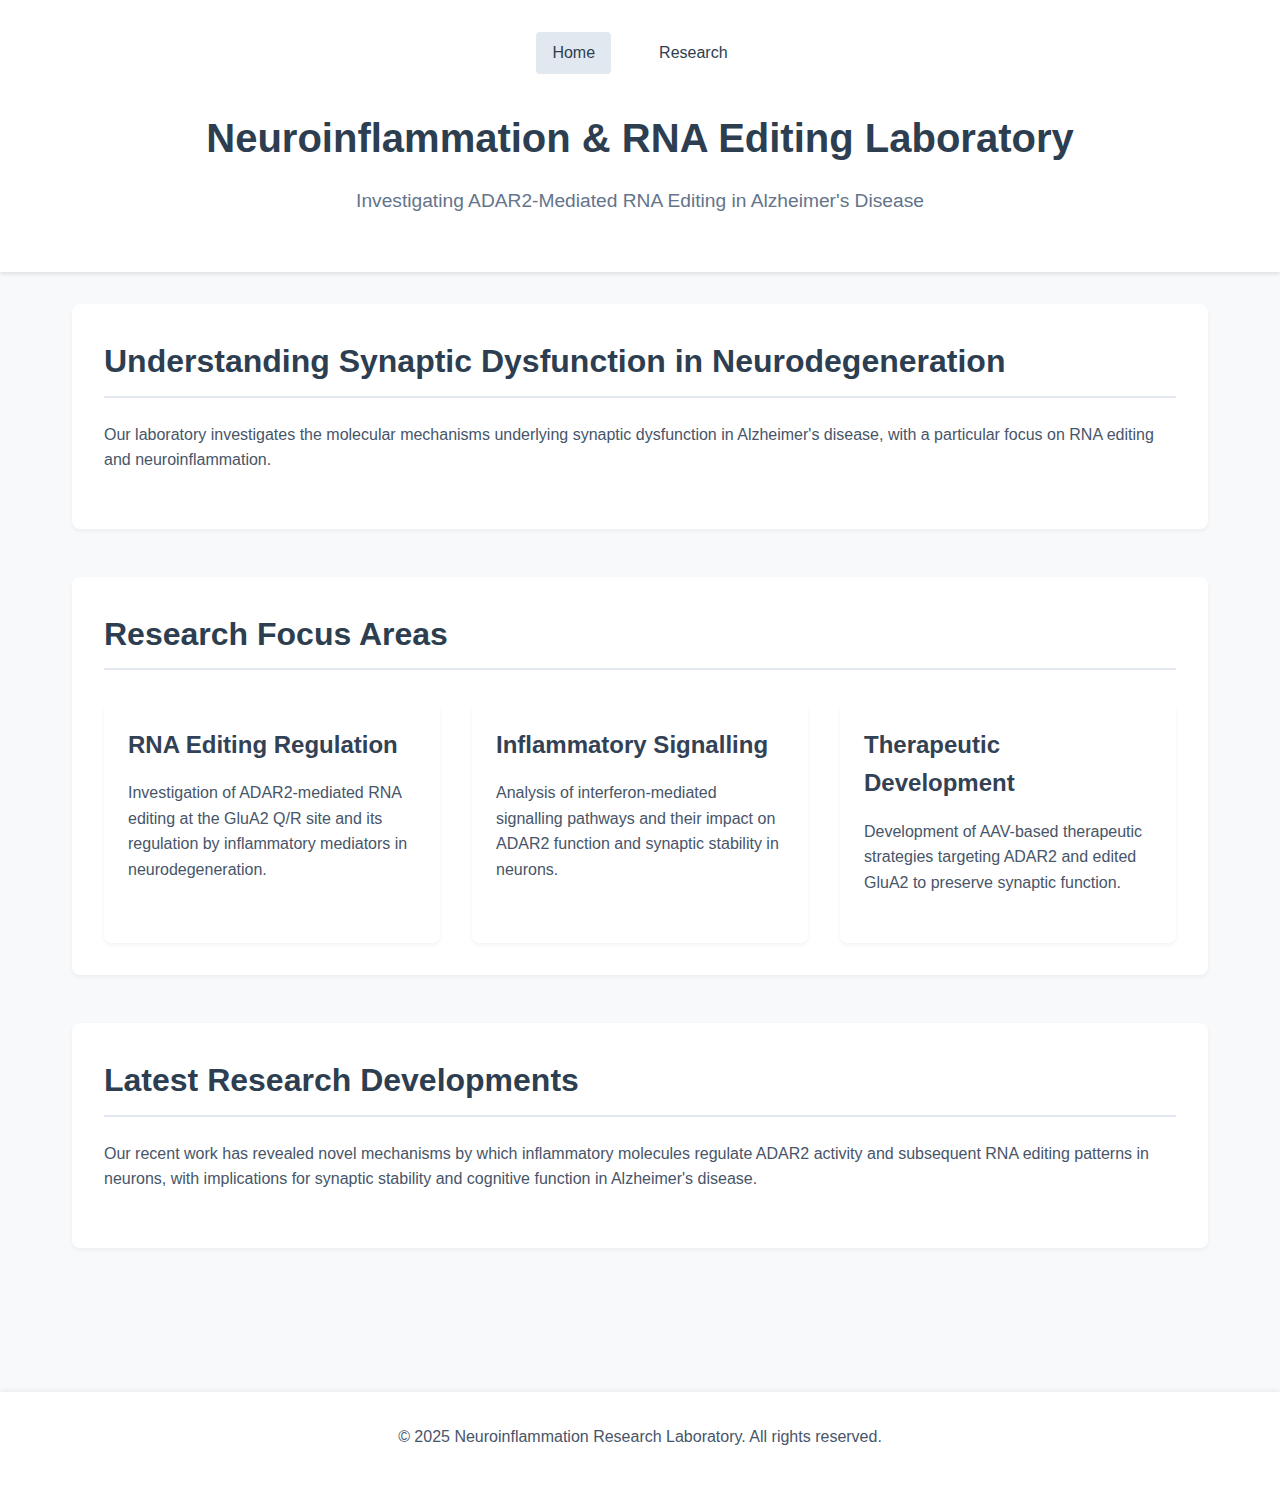
<file: index.html>
<!DOCTYPE html>
<html lang="en">
<head>
    <meta charset="UTF-8">
    <meta name="viewport" content="width=device-width, initial-scale=1.0">
    <meta name="description" content="Research on RNA editing and synaptic function in Alzheimer's disease">
    <title>Neuroinflammation Research Laboratory</title>
    <link rel="stylesheet" href="style.css">
</head>
<body>
    <header>
        <nav>
            <a href="index.html" class="active">Home</a>
            <a href="about.html">Research</a>
        </nav>
        <h1>Neuroinflammation & RNA Editing Laboratory</h1>
        <p class="subtitle">Investigating ADAR2-Mediated RNA Editing in Alzheimer's Disease</p>
    </header>

    <main>
        <section class="hero">
            <h2>Understanding Synaptic Dysfunction in Neurodegeneration</h2>
            <p>Our laboratory investigates the molecular mechanisms underlying synaptic dysfunction in Alzheimer's disease, with a particular focus on RNA editing and neuroinflammation.</p>
        </section>

        <section class="research-highlights">
            <h2>Research Focus Areas</h2>
            
            <div class="card-container">
                <div class="card">
                    <h3>RNA Editing Regulation</h3>
                    <p>Investigation of ADAR2-mediated RNA editing at the GluA2 Q/R site and its regulation by inflammatory mediators in neurodegeneration.</p>
                </div>

                <div class="card">
                    <h3>Inflammatory Signalling</h3>
                    <p>Analysis of interferon-mediated signalling pathways and their impact on ADAR2 function and synaptic stability in neurons.</p>
                </div>

                <div class="card">
                    <h3>Therapeutic Development</h3>
                    <p>Development of AAV-based therapeutic strategies targeting ADAR2 and edited GluA2 to preserve synaptic function.</p>
                </div>
            </div>
        </section>

        <section class="latest-findings">
            <h2>Latest Research Developments</h2>
            <p>Our recent work has revealed novel mechanisms by which inflammatory molecules regulate ADAR2 activity and subsequent RNA editing patterns in neurons, with implications for synaptic stability and cognitive function in Alzheimer's disease.</p>
        </section>
    </main>

    <footer>
        <p>&copy; 2025 Neuroinflammation Research Laboratory. All rights reserved.</p>
    </footer>
</body>
</html>
</file>
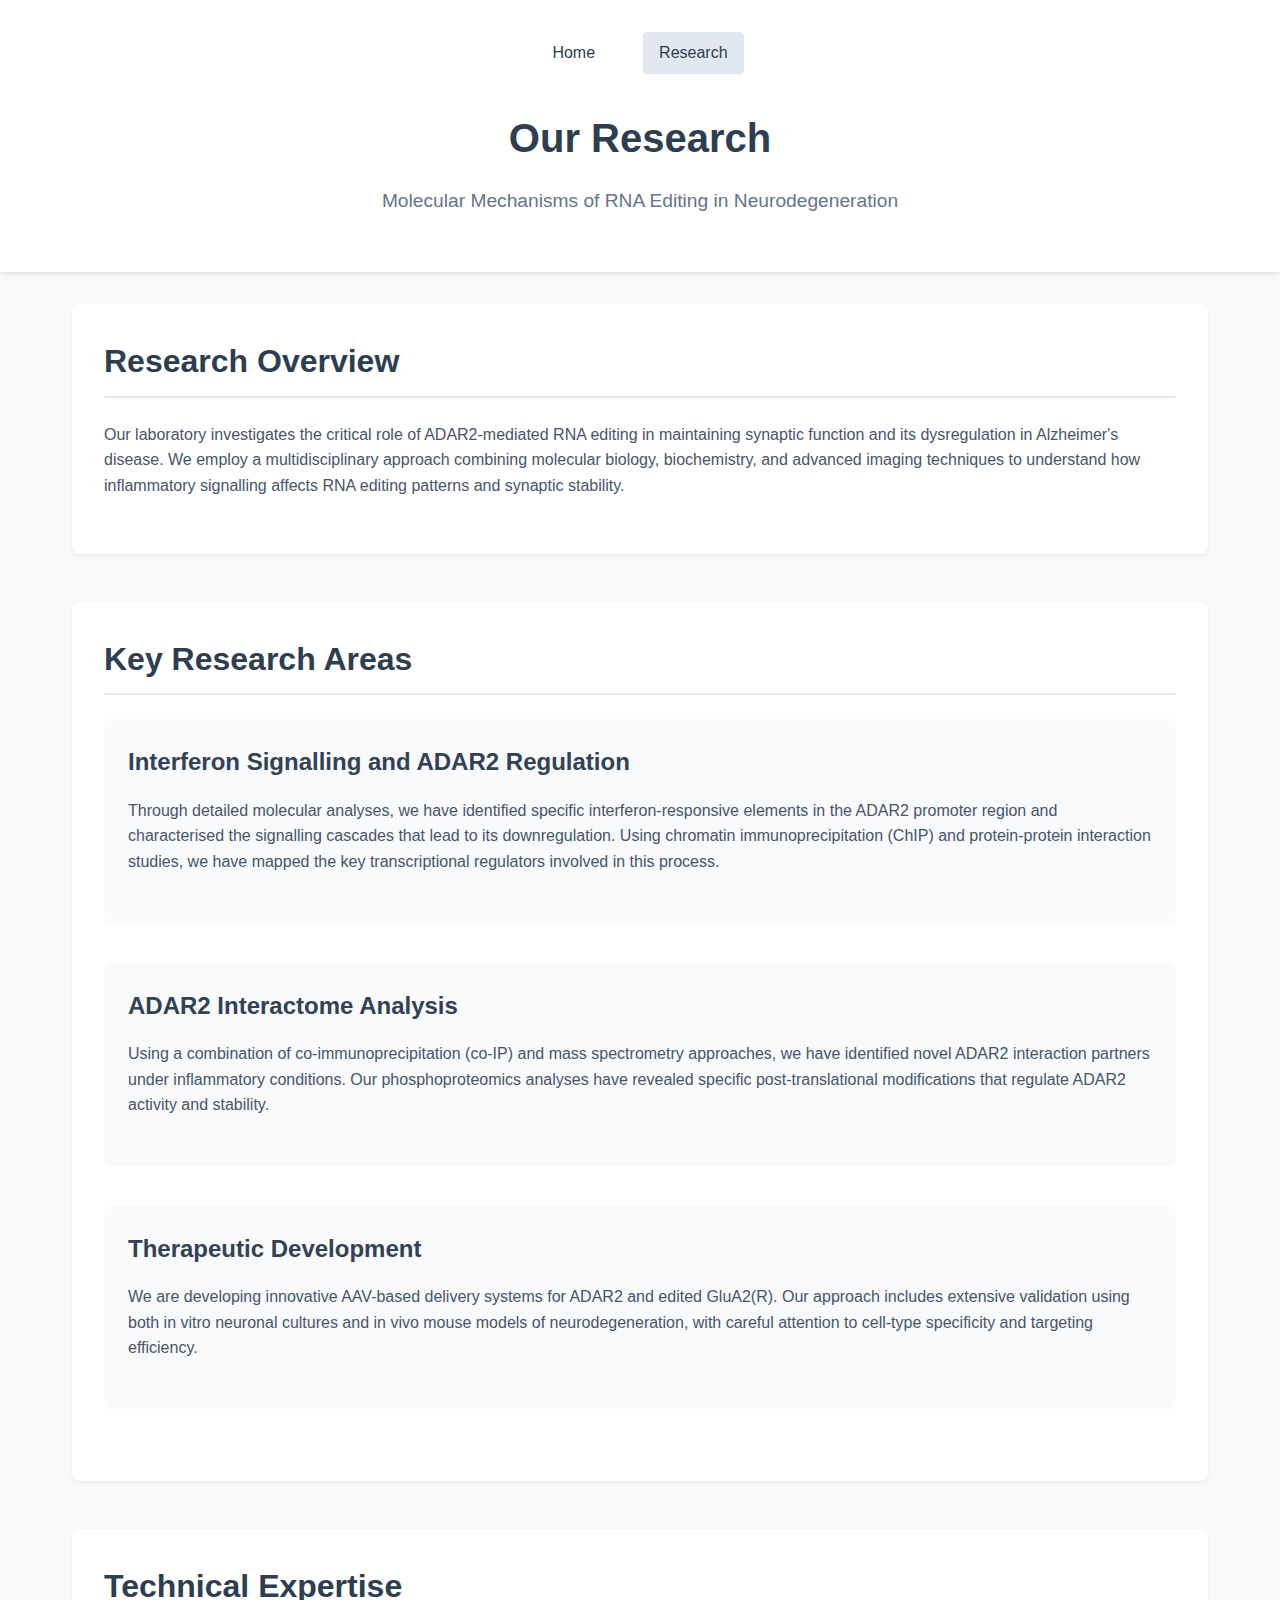
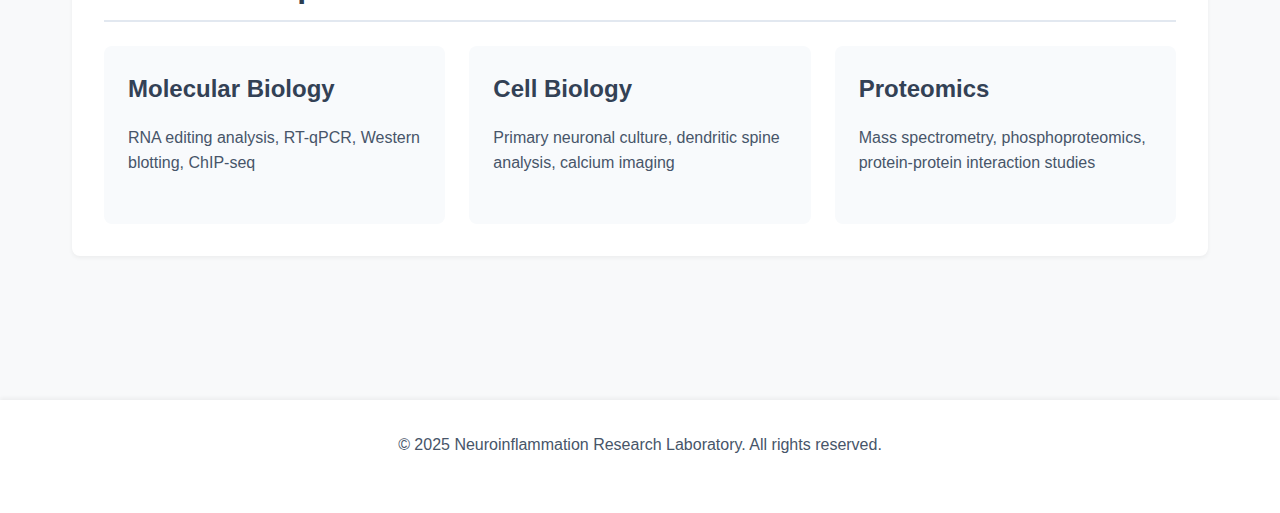
<file: about.html>
<!DOCTYPE html>
<html lang="en">
<head>
    <meta charset="UTF-8">
    <meta name="viewport" content="width=device-width, initial-scale=1.0">
    <meta name="description" content="Detailed research on ADAR2 and RNA editing in neurodegeneration">
    <title>Research - Neuroinflammation Research Laboratory</title>
    <link rel="stylesheet" href="style.css">
</head>
<body>
    <header>
        <nav>
            <a href="index.html">Home</a>
            <a href="about.html" class="active">Research</a>
        </nav>
        <h1>Our Research</h1>
        <p class="subtitle">Molecular Mechanisms of RNA Editing in Neurodegeneration</p>
    </header>

    <main>
        <section class="research-overview">
            <h2>Research Overview</h2>
            <p>Our laboratory investigates the critical role of ADAR2-mediated RNA editing in maintaining synaptic function and its dysregulation in Alzheimer's disease. We employ a multidisciplinary approach combining molecular biology, biochemistry, and advanced imaging techniques to understand how inflammatory signalling affects RNA editing patterns and synaptic stability.</p>
        </section>

        <section class="key-findings">
            <h2>Key Research Areas</h2>
            
            <article class="research-area">
                <h3>Interferon Signalling and ADAR2 Regulation</h3>
                <p>Through detailed molecular analyses, we have identified specific interferon-responsive elements in the ADAR2 promoter region and characterised the signalling cascades that lead to its downregulation. Using chromatin immunoprecipitation (ChIP) and protein-protein interaction studies, we have mapped the key transcriptional regulators involved in this process.</p>
            </article>

            <article class="research-area">
                <h3>ADAR2 Interactome Analysis</h3>
                <p>Using a combination of co-immunoprecipitation (co-IP) and mass spectrometry approaches, we have identified novel ADAR2 interaction partners under inflammatory conditions. Our phosphoproteomics analyses have revealed specific post-translational modifications that regulate ADAR2 activity and stability.</p>
            </article>

            <article class="research-area">
                <h3>Therapeutic Development</h3>
                <p>We are developing innovative AAV-based delivery systems for ADAR2 and edited GluA2(R). Our approach includes extensive validation using both in vitro neuronal cultures and in vivo mouse models of neurodegeneration, with careful attention to cell-type specificity and targeting efficiency.</p>
            </article>
        </section>

        <section class="methodologies">
            <h2>Technical Expertise</h2>
            <div class="technique-list">
                <div class="technique">
                    <h3>Molecular Biology</h3>
                    <p>RNA editing analysis, RT-qPCR, Western blotting, ChIP-seq</p>
                </div>
                <div class="technique">
                    <h3>Cell Biology</h3>
                    <p>Primary neuronal culture, dendritic spine analysis, calcium imaging</p>
                </div>
                <div class="technique">
                    <h3>Proteomics</h3>
                    <p>Mass spectrometry, phosphoproteomics, protein-protein interaction studies</p>
                </div>
            </div>
        </section>
    </main>

    <footer>
        <p>&copy; 2025 Neuroinflammation Research Laboratory. All rights reserved.</p>
    </footer>
</body>
</html>
</file>
<file: style.css>
/* Base styles and typography */
* {
    margin: 0;
    padding: 0;
    box-sizing: border-box;
}

body {
    font-family: 'Inter', -apple-system, BlinkMacSystemFont, 'Segoe UI', Roboto, Arial, sans-serif;
    line-height: 1.6;
    color: #1a1a1a;
    background-color: #f8f9fa;
}

/* Header and Navigation */
header {
    background-color: #ffffff;
    padding: 2rem 1rem;
    text-align: center;
    box-shadow: 0 2px 4px rgba(0, 0, 0, 0.1);
}

nav {
    margin-bottom: 2rem;
    display: flex;
    justify-content: center;
    gap: 2rem;
}

nav a {
    color: #2c3e50;
    text-decoration: none;
    padding: 0.5rem 1rem;
    border-radius: 4px;
    transition: all 0.3s ease;
}

nav a:hover {
    background-color: #f0f2f5;
}

nav a.active {
    background-color: #e2e8f0;
    font-weight: 500;
}

h1 {
    font-size: 2.5rem;
    color: #2c3e50;
    margin-bottom: 1rem;
}

.subtitle {
    color: #64748b;
    font-size: 1.2rem;
}

/* Main content */
main {
    max-width: 1200px;
    margin: 0 auto;
    padding: 2rem;
}

section {
    margin-bottom: 3rem;
    background-color: #ffffff;
    padding: 2rem;
    border-radius: 8px;
    box-shadow: 0 2px 4px rgba(0, 0, 0, 0.05);
}

h2 {
    font-size: 2rem;
    color: #2c3e50;
    margin-bottom: 1.5rem;
    border-bottom: 2px solid #e2e8f0;
    padding-bottom: 0.5rem;
}

h3 {
    font-size: 1.5rem;
    color: #334155;
    margin-bottom: 1rem;
}

p {
    margin-bottom: 1.5rem;
    color: #475569;
}

/* Card layouts */
.card-container {
    display: grid;
    grid-template-columns: repeat(auto-fit, minmax(300px, 1fr));
    gap: 2rem;
    margin-top: 2rem;
}

.card {
    background-color: #ffffff;
    padding: 1.5rem;
    border-radius: 8px;
    box-shadow: 0 2px 4px rgba(0, 0, 0, 0.05);
    transition: transform 0.3s ease;
}

.card:hover {
    transform: translateY(-5px);
}

/* Research area styling */
.research-area {
    margin-bottom: 2.5rem;
    padding: 1.5rem;
    background-color: #f8fafc;
    border-radius: 8px;
}

.technique-list {
    display: grid;
    grid-template-columns: repeat(auto-fit, minmax(250px, 1fr));
    gap: 1.5rem;
}

.technique {
    background-color: #f8fafc;
    padding: 1.5rem;
    border-radius: 8px;
}

/* Footer */
footer {
    text-align: center;
    padding: 2rem;
    background-color: #ffffff;
    color: #64748b;
    margin-top: 4rem;
    box-shadow: 0 -2px 4px rgba(0, 0, 0, 0.05);
}

/* Responsive design */
@media (max-width: 768px) {
    h1 {
        font-size: 2rem;
    }

    main {
        padding: 1rem;
    }

    .card-container {
        grid-template-columns: 1fr;
    }
}

/* Print styles */
@media print {
    body {
        background: white;
    }

    main {
        max-width: 100%;
        padding: 0;
    }

    .card-container {
        display: block;
    }

    .card {
        break-inside: avoid;
        margin-bottom: 1rem;
    }
}
</file>
